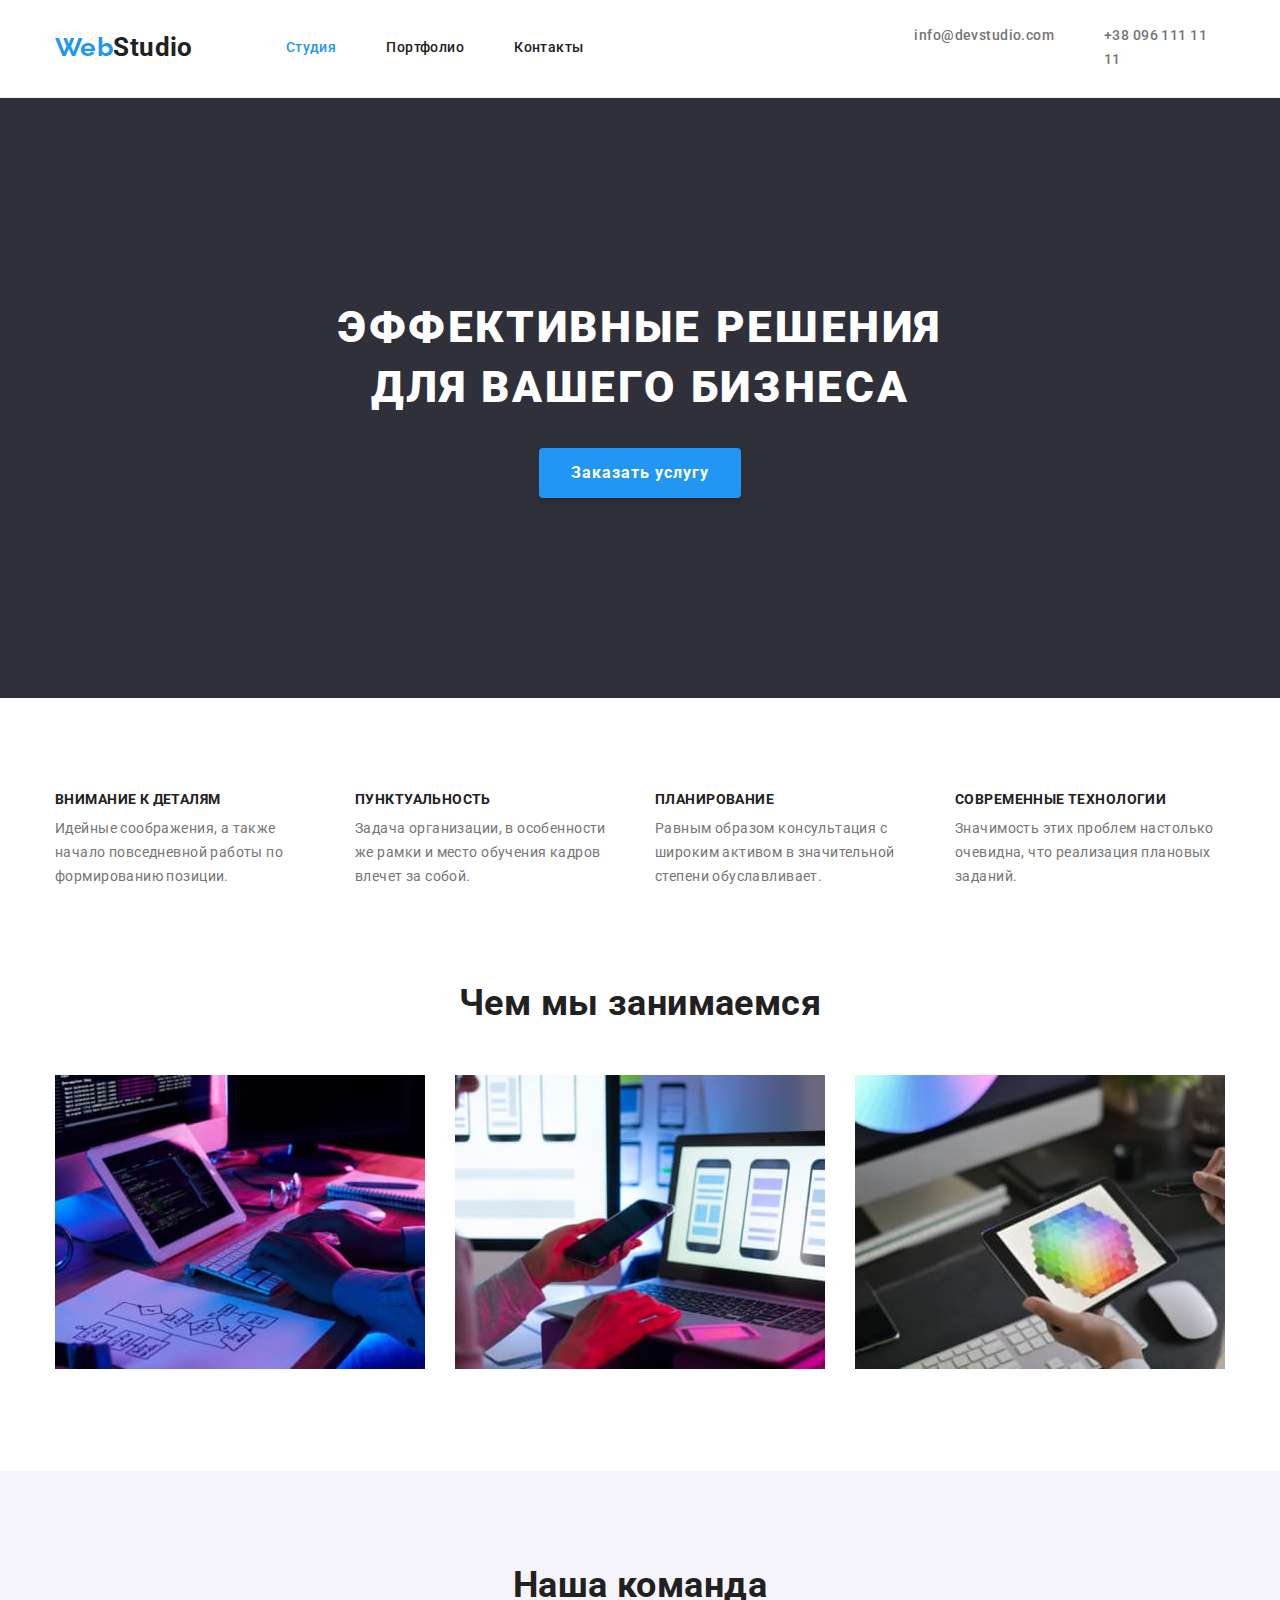
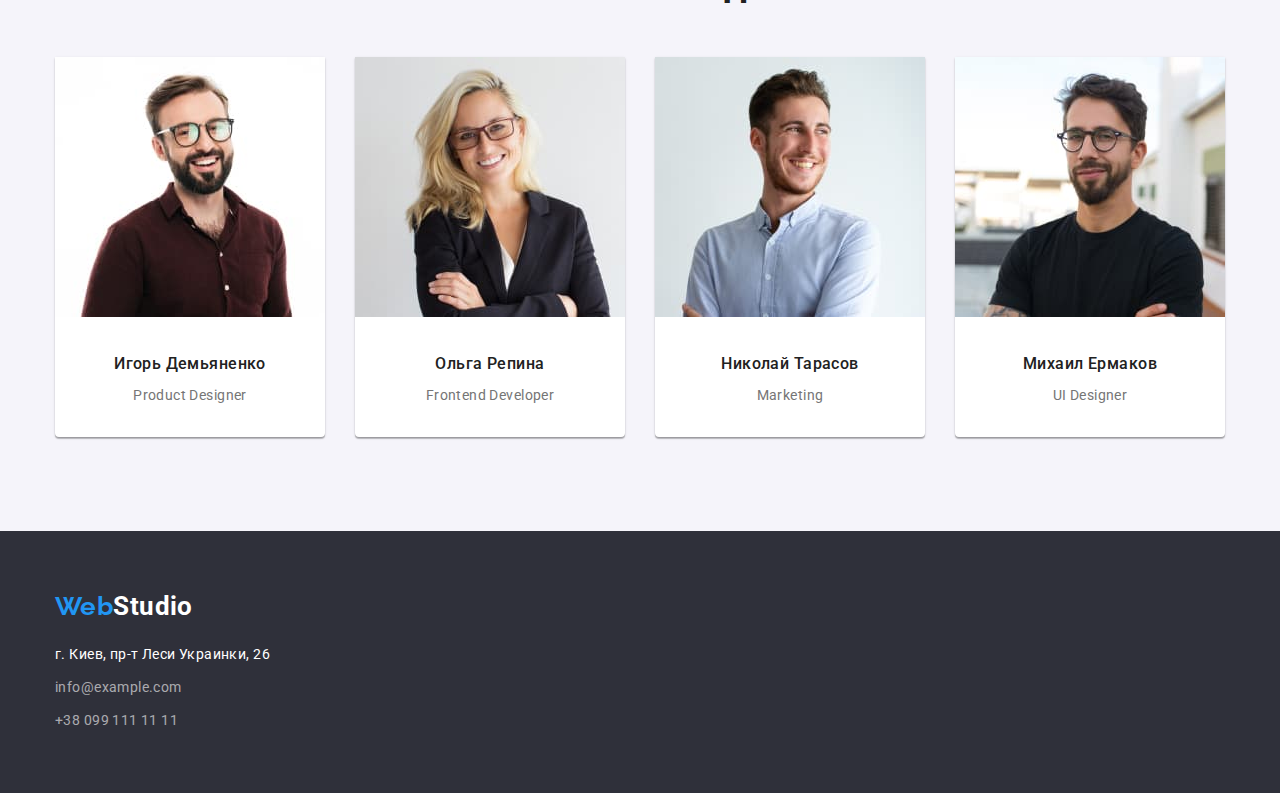
<file: index.html>
<!DOCTYPE html>
<html lang="en">
<head>
    <meta charset="UTF-8">
    <meta http-equiv="X-UA-Compatible" content="IE=edge">
    <meta name="viewport" content="width=device-width, initial-scale=1.0">
    <title>Студия</title>
    <link rel="stylesheet" href="https://cdnjs.cloudflare.com/ajax/libs/modern-normalize/1.1.0/modern-normalize.min.css">
    <link rel="preconnect" href="https://fonts.googleapis.com">
    <link rel="preconnect" href="https://fonts.gstatic.com" crossorigin>
    <link href="https://fonts.googleapis.com/css2?family=Roboto:wght@400;500;700;900&display=swap" rel="stylesheet">
    <!--Тут вот походу трабл і не треба цього це лишнє можна кажись обєднати з фонтом Robot але поки лишу так як є-->
    <link rel="preconnect" href="https://fonts.googleapis.com">
    <link rel="preconnect" href="https://fonts.gstatic.com" crossorigin>
    <link href="https://fonts.googleapis.com/css2?family=Raleway:wght@700&family=Roboto:wght@400;500;700;900&display=swap" rel="stylesheet">
    <link rel="stylesheet" href="./css/style.css">
</head>
<body>
    <!--Шапка Сайта-->
    <header class="page-header">
        <div class="container">
            <nav class="main-nav">
                <a href="./index.html" class="logo">
                    <span class="logo-title">Web</span>Studio
                </a>

                <ul class="site-nav list">
                    <li class="item"><a href="./index.html" class="link current">Студия</a></li>
                    <li class="item"><a href="./portfolio.html" class="link">Портфолио</a></li>
                    <li class="item"><a href="" class="link">Контакты</a></li>
                </ul>
            </nav>
            <!--Поле адресу-->
                <ul class="auth-nav list">
                    <li class="item"><a href="mailto:info@example.com" class="link adres">info@devstudio.com</a></li>
                    <li class="item"><a href="tel:+380991111111" class="link tel">+38 096 111 11 11</a></li>
                </ul>
            </div>
    </header>

    <!--Головний контент-->
    <main>
        <!--Герой-->
        <section class="hero">
            <div class="hero-container">
                <!--Тут поки написав всьо великими але поідеї треба в стилях писати щоб всі
                            букви були великі чи маленькі-->
                <h1 class="hero-title">ЭФФЕКТИВНЫЕ РЕШЕНИЯ <br> ДЛЯ ВАШЕГО БИЗНЕСА</h1>
                
                <button type="button" class="button primary">   
                    Заказать услугу
                </button>
            </div>
        </section>

        <!--Чим ми займаємось опис-->
        <section class="description section">
            <div class="container">
                <ul class="description-list">
                    <li class="item">
                        <h3 class="title">Внимание к деталям</h3>
                        <p>
                            Идейные соображения, а также начало повседневной работы по формированию позиции.
                        </p>
                    </li>
                    <li class="item">
                        <h3 class="title">Пунктуальность</h3>
                        <p>
                            Задача организации, в особенности же рамки и место обучения кадров влечет за собой.
                        </p>
                    </li>
                    <li class="item">
                        <h3 class="title">Планирование</h3>
                        <p>
                            Равным образом консультация с широким активом в значительной степени обуславливает.
                        </p>
                    </li>
                    <li class="item">
                        <h3 class="title">Современные технологии</h3>
                        <p>
                            Значимость этих проблем настолько очевидна, что реализация плановых заданий.
                        </p>
                    </li>
                </ul>
            </div>
        </section>

        <!--Чим ми займаємось фото-->
        <section class="whatwedo section">
            <div class="container">
                <h2 class="title">Чем мы занимаемся</h2>
                
                <ul class="whatwedo-list">
                    <li class="item">
                        <img src="./images/what-we-do/01.jpg" alt="Печатает на клавиатуре" width="370">
                    </li>
                    <li class="item">
                        <img src="./images/what-we-do/02.jpg" alt="Делает картинку телефона" width="370">
                    </li>
                    <li class="item">
                        <img src="./images/what-we-do/03.jpg" alt="Палитра цветов" width="370">
                    </li>
                </ul>
            </div>
        </section>

        <!--Наша команда-->
        <section class="team section">
                <div class="container">
                    <h2 class="team-title title">Наша команда</h2>
                    <ul class="team-list">
                            <li class="item wrap">
                                <img src="./images/team/01.jpg" alt="Мущина в очках" width="270">
                                <div class="team-item-wraper">
                                    <h3 class="title">Игорь Демьяненко</h3>
                                    <p class="text">Product Designer</p>
                                </div>

                            </li>
                            <li class="item wrap">
                                <img src="./images/team/02.jpg" alt="Женщина в очках" width="270">
                                <div class="team-item-wraper">
                                    <h3 class="title">Ольга Репина</h3>
                                    <p class="text">Frontend Developer</p>
                                </div>

                            </li>
                            <li class="item wrap">
                                <img src="./images/team/03.jpg" alt="Улибаючийся мущина" width="270">
                                <div class="team-item-wraper">
                                    <h3 class="title">Николай Тарасов</h3>
                                    <p class="text">Marketing</p>
                                </div>

                            </li>
                            <li class="item wrap">
                                <img src="./images/team/04.jpg" alt="Улибаючийся мущина в очках" width="270">
                                <div class="team-item-wraper">
                                    <h3 class="title">Михаил Ермаков</h3>
                                    <p class="text">UI Designer</p>
                                </div>

                            </li>
                    </ul>
                </div>
        </section>
    </main>
    
    <!--Футер-->
    <footer class="footer">
        <div class="container">
            <a href="./index.html" class="logo">
                <span class="logo-title">Web</span>Studio 
            </a>
            
            <address class="foot">
                <span class="footer-address">г. Киев, пр-т Леси Украинки, 26</span> 
                <a href="mailto:info@example.com" class="link adres">info@example.com</a> 
                <a href="tel:+380991111111" class="link tel">+38 099 111 11 11</a>
            </address>
        </div>
    </footer>
</body>
</html>
</file>
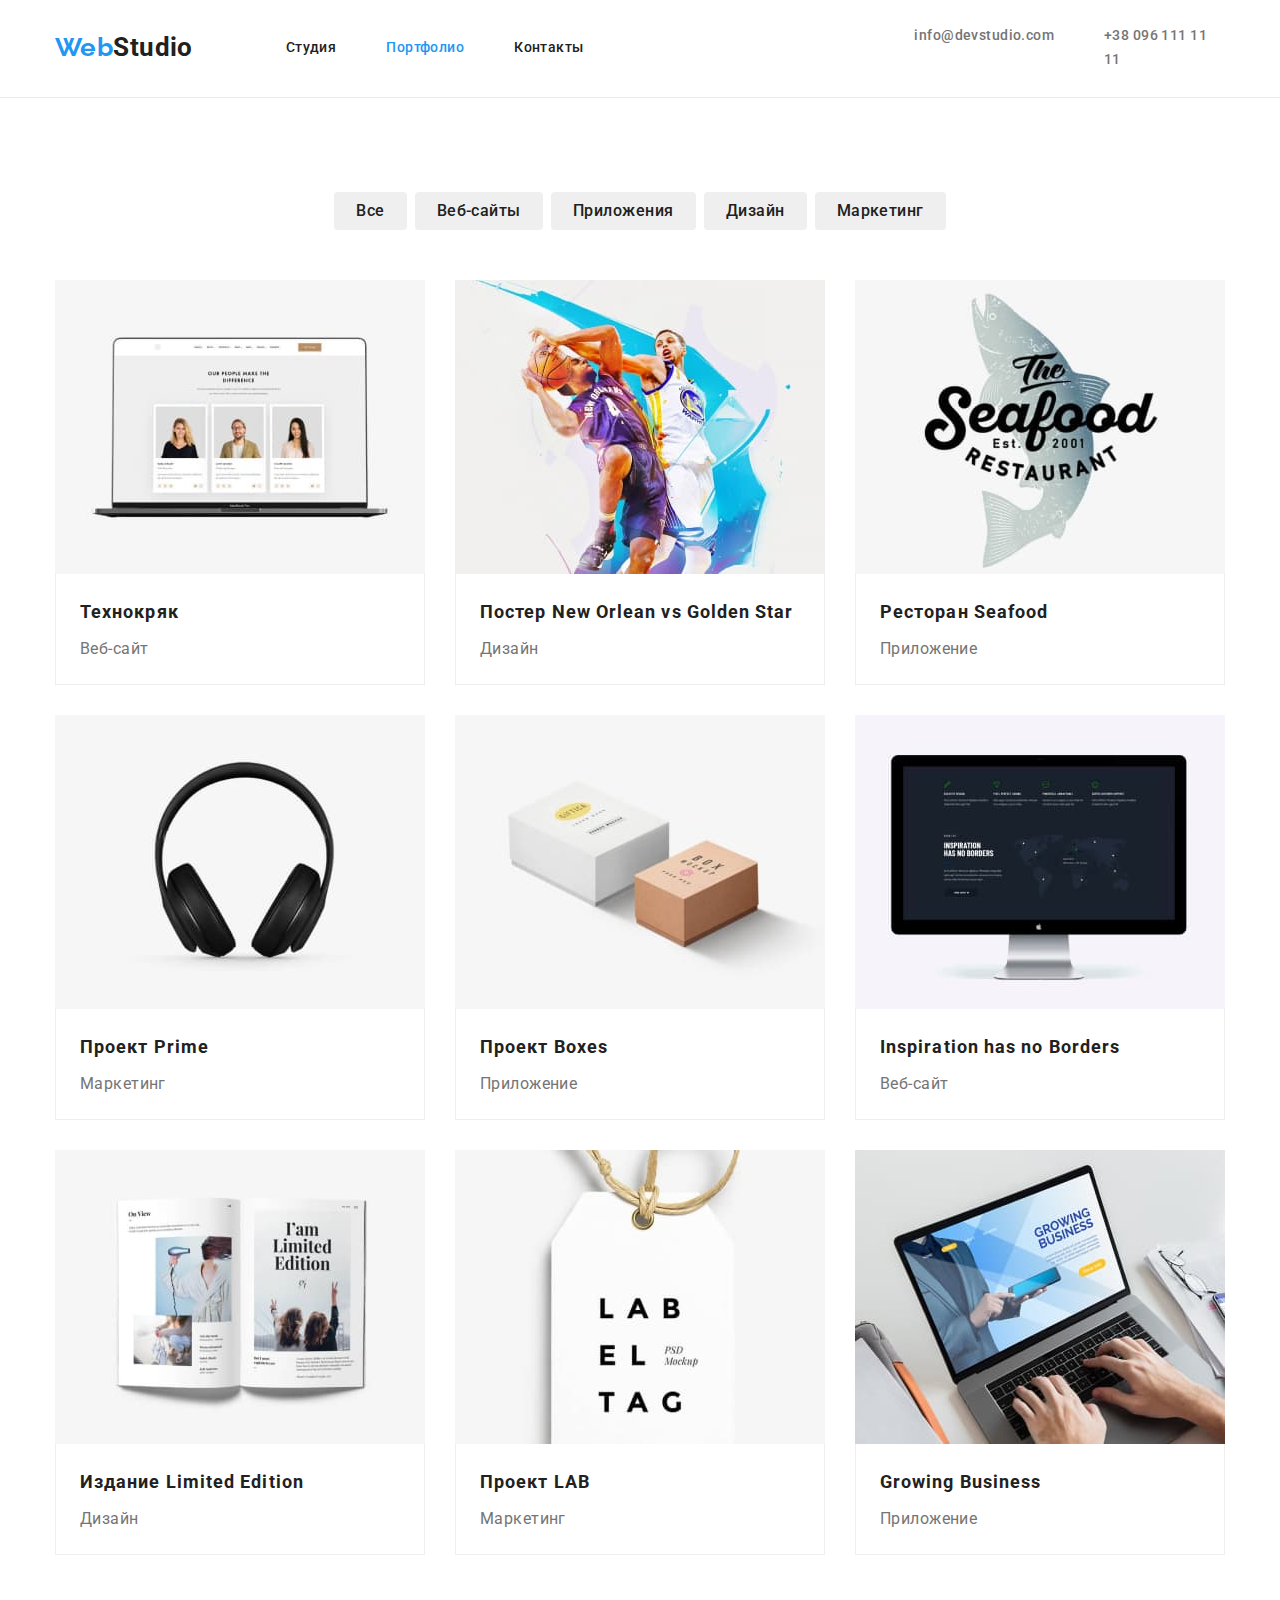
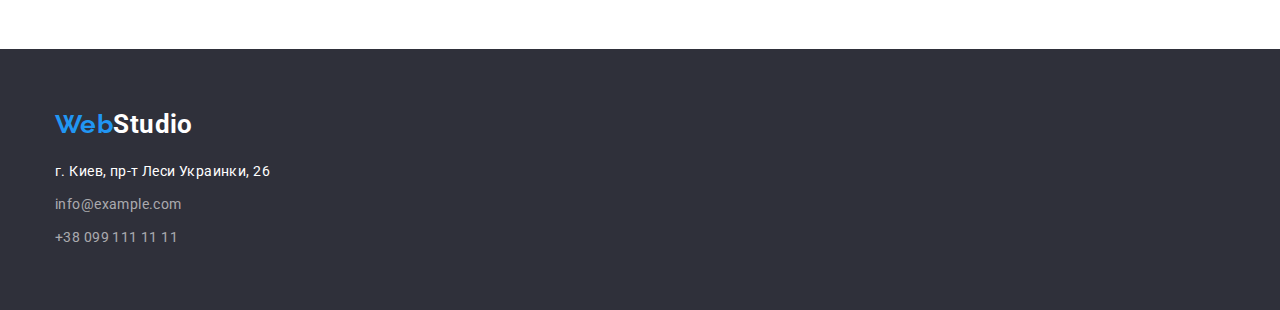
<file: portfolio.html>
<!DOCTYPE html>
<html lang="en">
<head>
    <meta charset="UTF-8">
    <meta http-equiv="X-UA-Compatible" content="IE=edge">
    <meta name="viewport" content="width=device-width, initial-scale=1.0">
    <title>Портфолио</title>
    <link rel="stylesheet" href="https://cdnjs.cloudflare.com/ajax/libs/modern-normalize/1.1.0/modern-normalize.min.css">
    <link rel="preconnect" href="https://fonts.googleapis.com">
    <link rel="preconnect" href="https://fonts.gstatic.com" crossorigin>
    <link href="https://fonts.googleapis.com/css2?family=Roboto:wght@400;500;700;900&display=swap" rel="stylesheet">
    <!--Тут вот походу трабл і не треба цього це лишнє можна кажись обєднати з фонтом Robot але поки лишу так як є-->
    <link rel="preconnect" href="https://fonts.googleapis.com">
    <link rel="preconnect" href="https://fonts.gstatic.com" crossorigin>
    <link href="https://fonts.googleapis.com/css2?family=Raleway:wght@700&family=Roboto:wght@400;500;700;900&display=swap" rel="stylesheet">
    <link rel="stylesheet" href="./css/style.css">
</head>
<body>
    <!--Шапка Сайта-->
    <header class="page-header portfolio">
        <div class="container">
            <nav class="main-nav">
                <a href="./index.html" class="logo">
                    <span class="logo-title">Web</span>Studio
                </a>

                <ul class="site-nav list">
                    <li class="item"><a href="./index.html" class="link ">Студия</a></li>
                    <li class="item"><a href="./portfolio.html" class="link current">Портфолио</a></li>
                    <li class="item"><a href="" class="link">Контакты</a></li>
                </ul>
            </nav>
            <!--Поле адресу-->
                <ul class="auth-nav list">
                    <li class="item"><a href="mailto:info@example.com" class="link adres">info@devstudio.com</a></li>
                    <li class="item"><a href="tel:+380991111111" class="link tel">+38 096 111 11 11</a></li>
                </ul>
            </div>
    </header>
    
    
    <!--Головний контент-->
    <main>
        <section class="section">
        <!--Кнопки категорій-->
        <div class="container categories-button">
            <h1 class="title primary-title">Меню Категорій</h1>
            <ul class="categories list">
                <!--Можливо не потрібно але я залишу тут-->
                <li class="item">
                    <button type="button" class="button secondary">
                        Все
                    </button>
                </li>
                <li class="item">
                    <button type="button" class="button secondary">
                        Веб-сайты
                    </button>
                </li>
                <li class="item">
                    <button type="button" class="button secondary">
                        Приложения
                    </button>
                </li>
                <li class="item">
                    <button type="button" class="button secondary">
                        Дизайн
                    </button>
                </li>
                <li class="item">
                    <button type="button" class="button secondary">
                        Маркетинг
                    </button>
                </li>
            </ul>
        </div>
        
        
        <!--Список Фото-Опис-->
        <div class="container cards-description">
            <ul class="cards list">
                <li class="item">
                    <img src="./images/portfolio/01.jpg" alt="Laptop" width="370">
                    <div class="cards-wraper">
                        <h2 class="title">Технокряк</h2>
                        <p>Веб-сайт</p>
                    </div>

                </li>
                <li class="item">
                    <img src="./images/portfolio/02.jpg" alt="Два парня играют в баскетбол" width="370">
                    <div class="cards-wraper">
                        <h2 class="title">Постер New Orlean vs Golden Star</h2>
                        <p>Дизайн</p>
                    </div>

                </li>
                <li class="item">
                    <img src="./images/portfolio/03.jpg" alt="Изображения рибы" width="370">
                    <div class="cards-wraper">
                        <h2 class="title">Ресторан Seafood</h2>
                        <p>Приложение</p>
                    </div>

                </li>
                <li class="item">
                    <img src="./images/portfolio/04.jpg" alt="Наушникы" width="370">
                    <div class="cards-wraper">
                        <h2 class="title">Проект Prime</h2>
                        <p>Маркетинг</p>
                    </div>

                </li>
                <li class="item">
                    <img src="./images/portfolio/05.jpg" alt="Две коробкы" width="370">
                    <div class="cards-wraper">
                        <h2 class="title">Проект Boxes</h2>
                        <p>Приложение</p>
                    </div>

                </li>
                <li class="item">
                    <img src="./images/portfolio/06.jpg" alt="Екран макбука" width="370">
                    <div class="cards-wraper">
                        <h2 class="title">Inspiration has no Borders</h2>
                        <p>Веб-сайт</p>
                    </div>

                </li>
                <li class="item">
                    <img src="./images/portfolio/07.jpg" alt="Книга" width="370">
                    <div class="cards-wraper">
                        <h2 class="title">Издание Limited Edition</h2>
                        <p>Дизайн</p>
                    </div>

                </li>
                <li class="item">
                    <img src="./images/portfolio/08.jpg" alt="Картка бренда" width="370">
                    <div class="cards-wraper">
                        <h2 class="title">Проект LAB</h2>
                        <p>Маркетинг</p>
                    </div>

                </li>
                <li class="item">
                    <img src="./images/portfolio/09.jpg" alt="Печатает на ноутбуке" width="370">
                    <div class="cards-wraper">
                        <h2 class="title">Growing Business</h2>
                        <p>Приложение</p>
                    </div>

                </li>
            </ul>
        </div>
        </section>




    </main>

    <!--Футер-->
    <footer class="footer">
        <div class="container">
            <a href="./index.html" class="logo">
                <span class="logo-title">Web</span>Studio 
            </a>
            
            <address class="foot">
                <span class="footer-address">г. Киев, пр-т Леси Украинки, 26</span> 
                <a href="mailto:info@example.com" class="link adres">info@example.com</a> 
                <a href="tel:+380991111111" class="link tel">+38 099 111 11 11</a>
            </address>
        </div>
    </footer>    
</body>
</html>
</file>
<file: css/style.css>
/* цвет основного текста */
/* вторичный цвет текста */
/* белый */
/* акцент # */
/* вторичный цвет фона ; */

/*Кольори*/
:root {
  --primary-text-color: #757575;
  --title-text-color: #212121;
  --accent-color: #2196f3;
  --primary-white-color: #ffffff;
  --secondary-bg-color: #f5f4fa;
  --first-bg-color: #2f303a;
  --footer-address-color: rgba(255, 255, 255, 0.6);
}

/*Шрифти для текстів та кольори*/
body {
  background-color: var(--primary-white-color);
  color: var(--primary-text-color);

  font-family: "Roboto", sans-serif;
  font-size: 14px;
  line-height: 1.71;
  letter-spacing: 0.03em;
}

/*Утиліта*/
.list {
  padding: 0;
  margin: 0;
  list-style: none;
}

.link {
  text-decoration: none;
}

/*Костиль але хз як правильно забрати*/
body li {
  list-style-type: none;
}

/*Обнуляю всі відступи стандартні*/
ul {
  padding: 0px;
  margin: 0px;
}

h1,
h2,
h3,
h4,
h5,
h6 {
  margin: 0px;
}

p {
  margin: 0px;
}

.container {
  margin-left: auto;
  margin-right: auto;
  width: 1200px;
  padding-left: 15px;
  padding-right: 15px;
}

.section {
  padding-top: 94px;
  padding-bottom: 94px;
}

/*Logo*/
.logo {
  color: var(--title-text-color);
  font-family: "Roboto";
  font-weight: 700;

  font-size: 26px;
  line-height: 1.2;
  text-decoration: none;
}

.logo > span {
  color: var(--accent-color);
  font-family: "Raleway", sans-serif;
  font-weight: 700;
}

/*Header*/
.site-nav .link {
  color: var(--title-text-color);

  font-weight: 500;
  font-size: 14px;
  line-height: 1.2;
}

.site-nav .link:hover,
.site-nav .link:focus {
  color: var(--accent-color);
}

.site-nav .link.current {
  color: var(--accent-color);
}

.auth-nav .link {
  color: var(--primary-text-color);

  font-weight: 500;
  font-size: 14px;
  line-height: 1.2;
}

.auth-nav .link:hover,
.auth-nav .link:focus {
  color: var(--accent-color);
}

.page-header {
  display: flex;
  align-items: center;

  padding-top: 24px;
  padding-bottom: 25px;
}

.page-header .container {
  display: flex;
}

.main-nav {
  display: flex;
  align-items: center;
}

.main-nav .logo {
  margin-right: 93px;
}

.site-nav {
  display: flex;

  margin-right: 331px;
}

.site-nav .item {
  margin-right: 50px;
}

.site-nav .item:last-child {
  margin-right: 0px;
}

.auth-nav {
  display: flex;
}

.auth-nav .item {
  margin-right: 50px;
}

.auth-nav .item:last-child {
  margin-right: 0px;
}

/*Hero*/
.hero {
  text-align: center;
}

.hero-title {
  /*Поміняти колір на білий коли буде фон*/
  color: var(--primary-white-color);

  font-weight: 900;
  font-size: 44px;
  line-height: 1.36;
  letter-spacing: 0.06em;
  text-transform: uppercase;

  margin-bottom: 30px;
}

.hero {
  background-color: var(--first-bg-color);
}

.hero-container {
  padding-top: 200px;
  padding-bottom: 200px;
}

/*Оформлюю кнопку головну*/
.button {
  color: var(--primary-white-color);

  font-weight: 700;
  font-size: 16px;
  line-height: 1.875;
  letter-spacing: 0.06em;
  text-decoration: none;
}

.button.primary {
  background-color: var(--accent-color);
  padding: 10px 32px;
}

.button.primary:hover {
  cursor: pointer;
}

.button.primary {
  box-shadow: 0px 4px 4px rgba(0, 0, 0, 0.15);
}

/*Оформлення button type=button*/
button {
  border: 0px;
  border-radius: 4px;
}

/*Оформляю кнопку другорядну*/
.button.secondary {
  padding: 6px 22px;
  font-weight: 500;
  line-height: 1.62;
  letter-spacing: 0.03em;

  color: var(--title-text-color);
}

.button.secondary:hover,
.button.secondary:focus {
  background-color: var(--accent-color);
  color: var(--primary-white-color);

  box-shadow: 0px 3px 1px rgba(0, 0, 0, 0.1), 0px 1px 2px rgba(0, 0, 0, 0.08),
    0px 2px 2px rgba(0, 0, 0, 0.12);

  cursor: pointer;
}

/*Title*/
.title {
  color: var(--title-text-color);

  font-weight: 700;
}

/*Description*/
.description .title {
  font-size: 14px;
  line-height: 1.14;
  text-transform: uppercase;
}

.description.section {
  padding-bottom: 0px;
}

.description-list > li {
  text-decoration: none;
}

.description-list {
  display: flex;
}

.description-list .title {
  margin-bottom: 10px;
}

.description-list .item {
  margin-right: 30px;

  max-width: 270px;
}

.description-list .item:last-child {
  margin-right: 0px;
}

/*What We Do*/
.whatwedo .title,
.team .team-title {
  font-size: 36px;
  line-height: 1.16;
  text-align: center;
}

.whatwedo .title {
  margin-bottom: 50px;
}

.whatwedo-list {
  display: flex;
}

.whatwedo-list .item {
  margin-right: 30px;
}

.whatwedo-list .item:last-child {
  margin-right: 0px;
}

/*Team*/
.team-list .title {
  font-weight: 500;
  font-size: 16px;
  line-height: 1.18;
}

.team {
  background-color: var(--secondary-bg-color);
}

.team-title {
  margin-bottom: 50px;
}

.team-list {
  display: flex;
}

.team-list .item {
  margin-right: 30px;

  background-color: #fff;

  box-shadow: 0px 1px 3px rgba(0, 0, 0, 0.12), 0px 1px 1px rgba(0, 0, 0, 0.14),
    0px 2px 1px rgba(0, 0, 0, 0.2);
  border-radius: 0px 0px 4px 4px;
}

.team-list .item:last-child {
  margin-right: 0px;
}

.team-list .title {
  text-align: center;

  margin-bottom: 10px;
}

.team-list .text {
  text-align: center;
}

.team-item-wraper {
  padding-top: 30px;
  padding-bottom: 30px;
}

/*Footer*/
/*От тут напевно неправильно Можливо це мало бути зверху загально для всіх але поки так*/
.footer .link.adres,
.footer .link.tel {
  color: var(--footer-address-color);
}

/*Можливо так треба можливо ні поки лишу так як є*/
.footer .link.adres:hover,
.footer .link.adres:focus,
.footer .link.tel:hover,
.footer .link.tel:focus {
  color: var(--accent-color);
}

.footer-address,
.footer .logo {
  color: var(--primary-white-color);
}

.footer {
  background-color: var(--first-bg-color);
}

.foot {
  font-weight: 400;
  font-style: normal;

  margin-top: 20px;
}

.footer {
  padding-top: 60px;
  padding-bottom: 60px;
}

/*Портфолио Portfolio Style*/

/*Лінія*/
header {
  border-bottom: 1px solid #ececec;
}

/*Вирубую заголовок*/
.primary-title {
  display: none;
}

.foot .link.adres {
  display: inherit;

  margin-top: 9px;
  margin-bottom: 9px;
}

/*Title*/
.cards .title {
  font-size: 18px;
  line-height: 2;
  letter-spacing: 0.06em;
}

.cards p {
  font-size: 16px;
  line-height: 1.87;
}

.categories-button .categories {
  display: flex;
  justify-content: center;

  margin-bottom: 50px;
}

.cards {
  margin-top: -30px;
}

.categories .item {
  margin-right: 8px;
}

.categories .item:last-child {
  margin-right: 0px;
}

.cards {
  display: flex;
  flex-wrap: wrap;
}

.cards .item {
  margin-right: 30px;
  margin-top: 30px;
}

.cards .item:nth-child(3n + 3) {
  margin-right: 0px;
}

.cards .cards-wraper {
  padding: 20px 24px 20px 24px;

  border: 1px solid #eeeeee;
  border-top: none;
}

.cards-wraper .title {
  margin-bottom: 4px;
}

/*Позбуваюсь зазора зверху*/
.cards img {
  display: block;
  max-width: 100%;
  height: auto;
}
</file>
